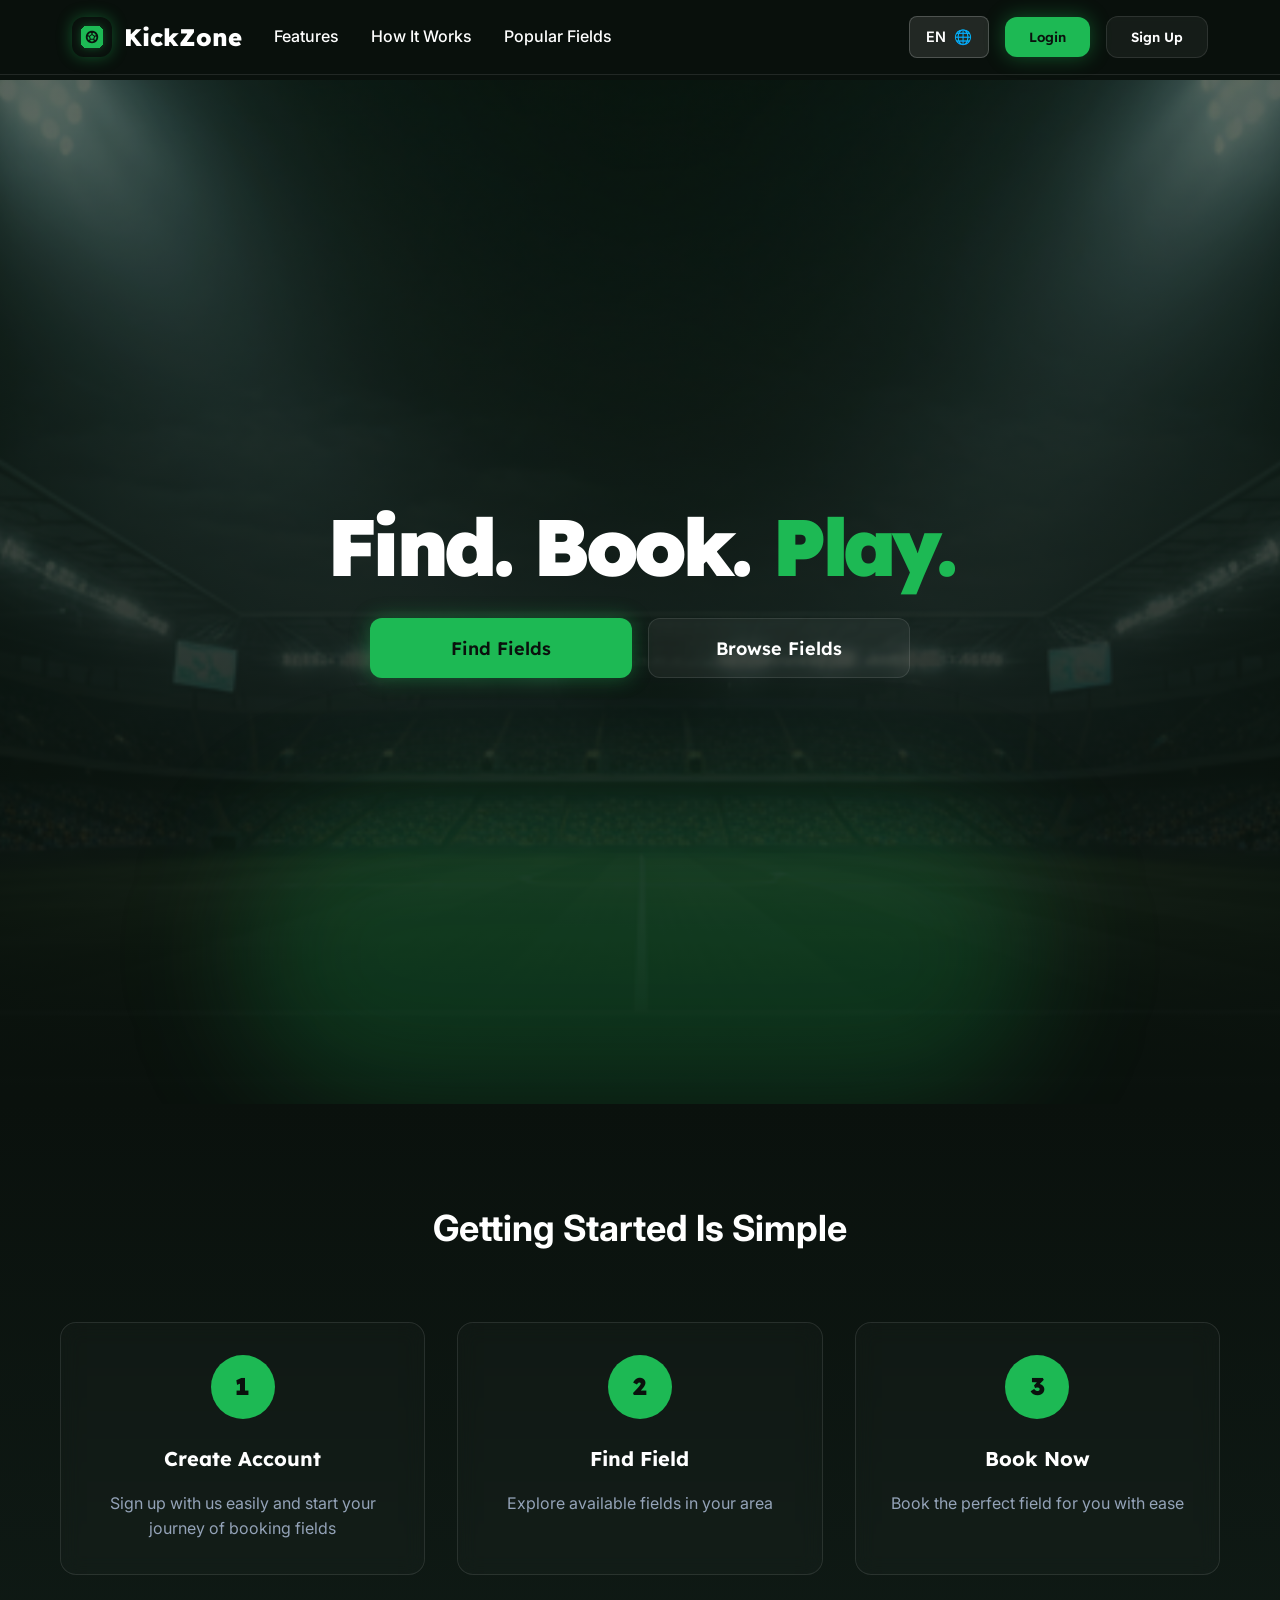
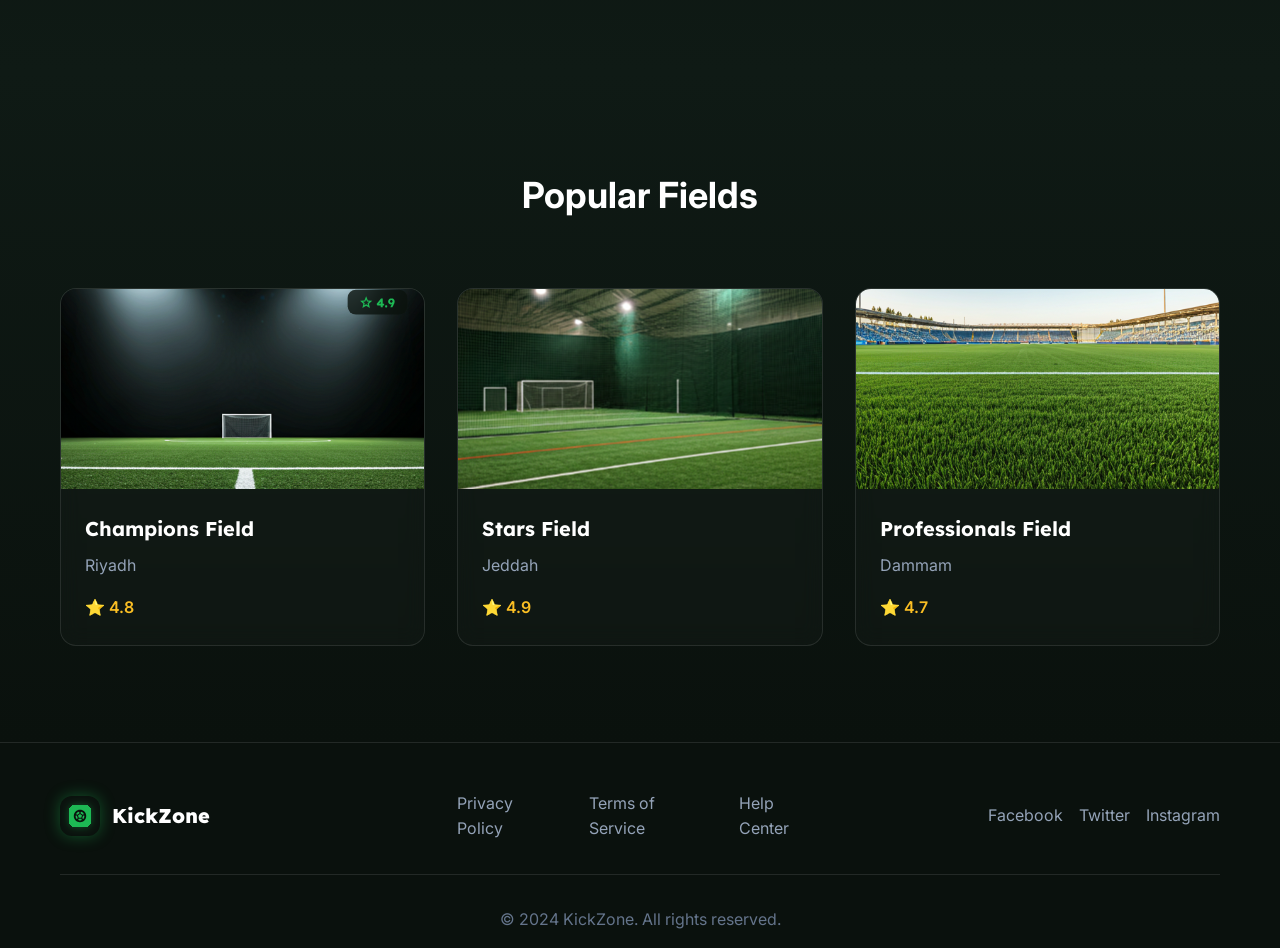
<file: KickZone/Code/index.html>
<!DOCTYPE html>
<html lang="en">
<head>
    <meta charset="UTF-8">
    <meta name="viewport" content="width=device-width, initial-scale=1.0">
    <title>KickZone - Redirecting...</title>
    <script>
        // التوجيه للمسار الصحيح للفولدرات اللي إنت عاملها
        window.location.replace('pages/landing/index.html');
    </script>
</head>
<body>
    <p>Redirecting to <a href="pages/landing/index.html">KickZone Home</a>...</p>
</body>
</html>
</file>
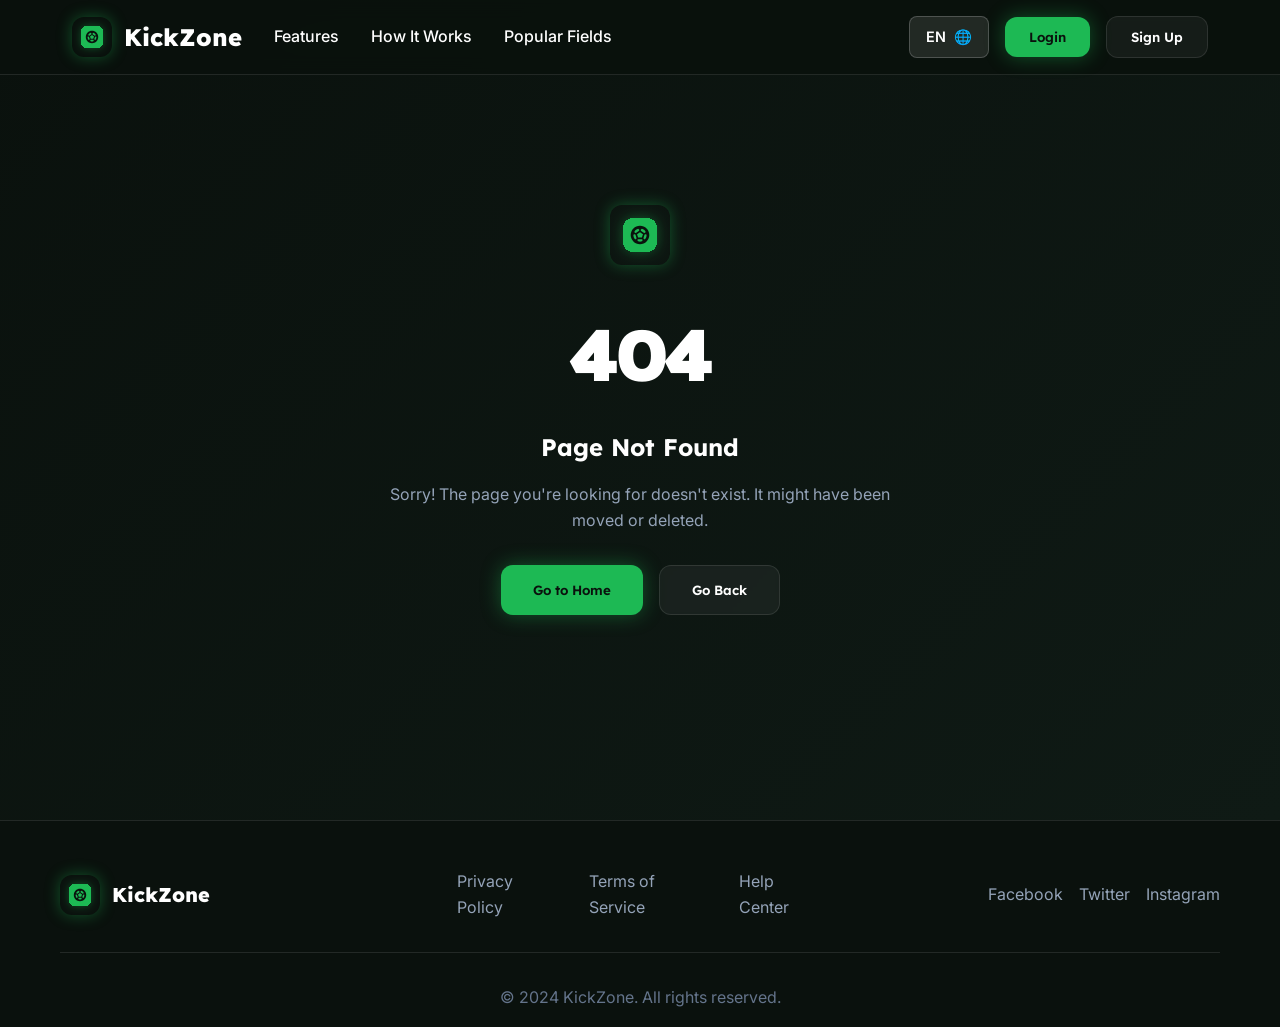
<file: KickZone/Code/pages/404/index.html>
<!DOCTYPE html>
<html lang="en" dir="ltr">
<head>
    <meta charset="UTF-8">
    <meta name="viewport" content="width=device-width, initial-scale=1.0">
    <title>KickZone - Page Not Found</title>
    <link rel="preconnect" href="https://fonts.googleapis.com">
    <link rel="preconnect" href="https://fonts.gstatic.com" crossorigin>
    <link href="https://fonts.googleapis.com/css2?family=Lexend:wght@400;500;600;700;800;900&family=Inter:wght@400;500;600;700&family=Cairo:wght@400;500;600;700;800;900&display=swap" rel="stylesheet">
    
    <!-- CSS Files -->
    <link rel="stylesheet" href="css/common.css">
    <link rel="stylesheet" href="css/navigation.css">
    <link rel="stylesheet" href="css/error.css">
    <link rel="stylesheet" href="css/footer.css">
</head>
<body>
    <!-- Navigation -->
    <nav class="navbar">
        <div class="nav-container">
            <div class="nav-left">
                <div class="nav-logo" onclick="window.location.href='../landing/index.html'">
                    <div class="logo-icon"></div>
                    <span class="logo-text">KickZone</span>
                </div>
                <div class="nav-menu">
                    <a href="../landing/index.html#features" class="nav-link" data-i18n="nav.features">Features</a>
                    <a href="../landing/index.html#how-it-works" class="nav-link" data-i18n="nav.how-it-works">How It Works</a>
                    <a href="../landing/index.html#popular-fields" class="nav-link" data-i18n="nav.popular-fields">Popular Fields</a>
                </div>
            </div>
            <div class="nav-actions">
                <div class="lang-toggle" onclick="toggleLanguage()">
                    <span id="current-lang">EN</span>
                    <span>🌐</span>
                </div>
                <button class="nav-btn primary" onclick="window.location.href='../login/index.html'" data-i18n="nav.login">Login</button>
                <button class="nav-btn secondary" onclick="window.location.href='../signup/index.html'" data-i18n="nav.signup">Sign Up</button>
                <div class="nav-toggle" onclick="toggleMobileMenu()">
                    <span></span>
                    <span></span>
                    <span></span>
                </div>
            </div>
        </div>
    </nav>

    <!-- 404 Page -->
    <div class="error-container">
        <div class="error-content">
            <div class="error-logo">
                <div class="logo-icon"></div>
            </div>
            <h1 class="error-code">404</h1>
            <h2 class="error-title" data-i18n="404.title">Page Not Found</h2>
            <p class="error-message" data-i18n="404.message">Sorry! The page you're looking for doesn't exist. It might have been moved or deleted.</p>
            <div class="error-actions">
                <button class="btn btn-primary" onclick="window.location.href='../landing/index.html'" data-i18n="404.home">Go to Home</button>
                <button class="btn btn-secondary" onclick="goBack()" data-i18n="404.back">Go Back</button>
            </div>
        </div>
    </div>

    <!-- Footer -->
    <footer class="footer">
        <div class="container">
            <div class="footer-content">
                <div class="footer-logo">
                    <div class="logo-icon"></div>
                    <span>KickZone</span>
                </div>
                <div class="footer-links">
                    <a href="#" data-i18n="footer.privacy">Privacy Policy</a>
                    <a href="#" data-i18n="footer.terms">Terms of Service</a>
                    <a href="#" data-i18n="footer.help">Help Center</a>
                </div>
                <div class="footer-social">
                    <a href="#" data-i18n="footer.facebook">Facebook</a>
                    <a href="#" data-i18n="footer.twitter">Twitter</a>
                    <a href="#" data-i18n="footer.instagram">Instagram</a>
                </div>
            </div>
            <div class="footer-bottom">
                <p data-i18n="footer.copyright">&copy; 2024 KickZone. All rights reserved.</p>
            </div>
        </div>
    </footer>

    <!-- JavaScript Files -->
    <script src="js/common.js"></script>
    <script src="js/navigation.js"></script>
</body>
</html>
</file>
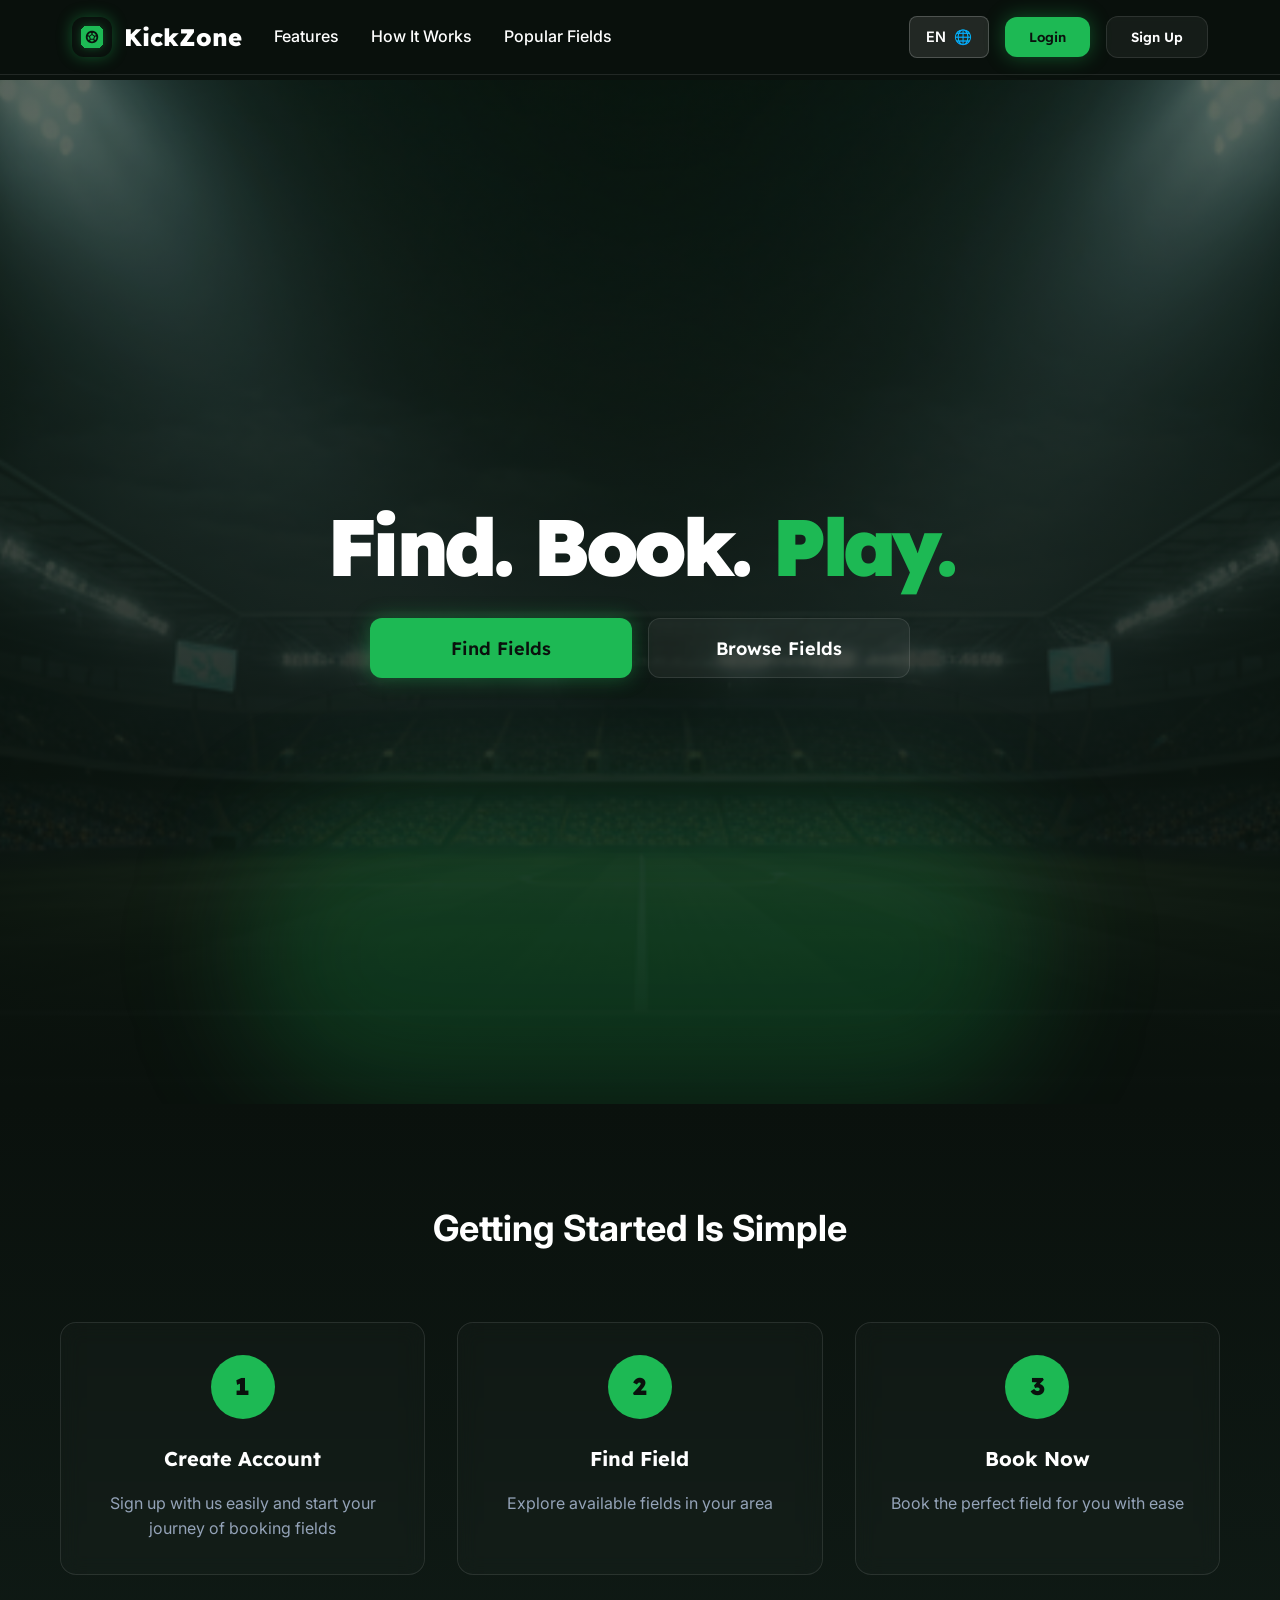
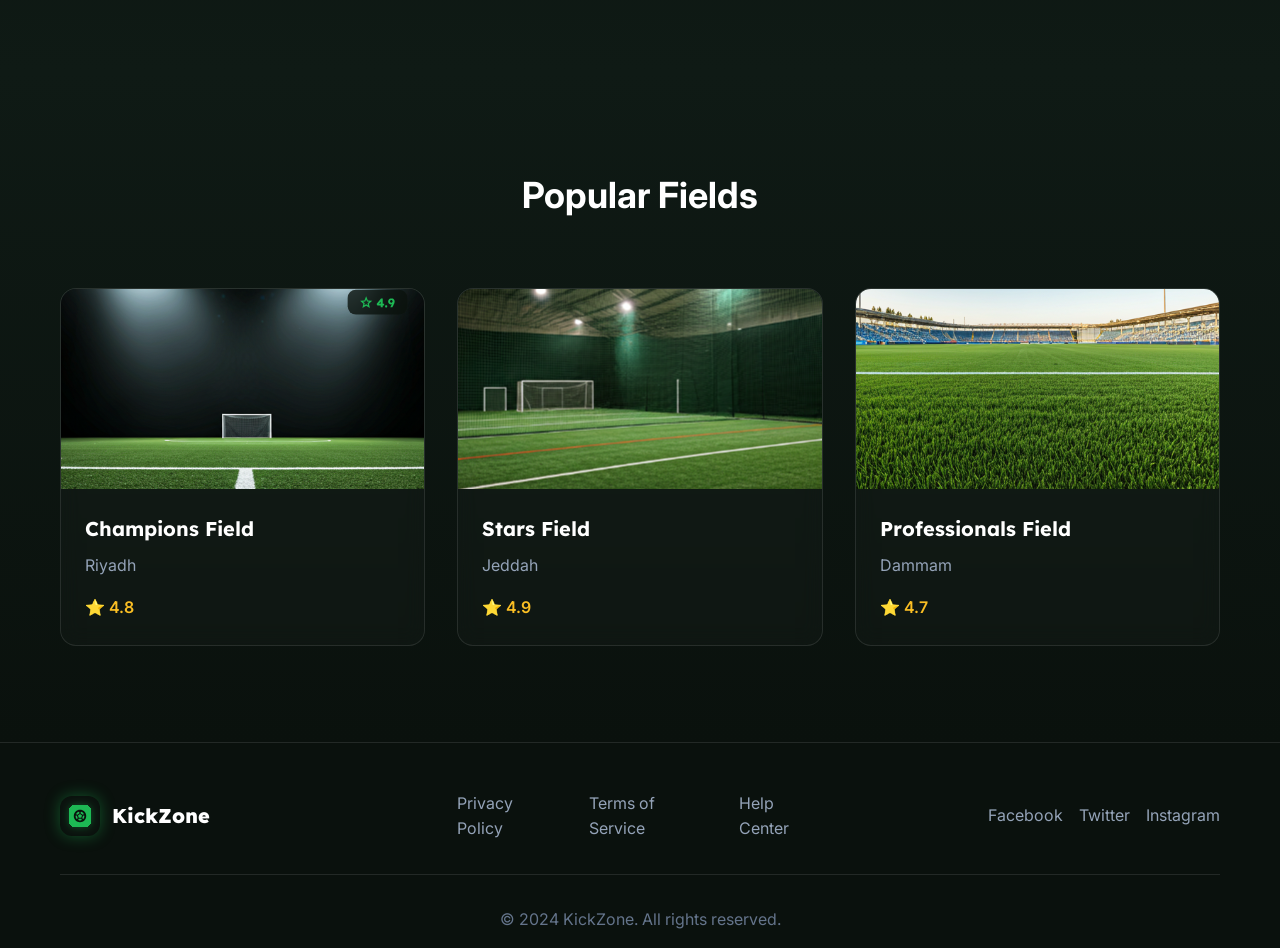
<file: KickZone/Code/pages/landing/index.html>
<!DOCTYPE html>
<html lang="en" dir="ltr">
<head>
    <meta charset="UTF-8">
    <meta name="viewport" content="width=device-width, initial-scale=1.0">
    <title>KickZone - Find & Book Sports Fields</title>
    <link rel="preconnect" href="https://fonts.googleapis.com">
    <link rel="preconnect" href="https://fonts.gstatic.com" crossorigin>
    <link href="https://fonts.googleapis.com/css2?family=Lexend:wght@400;500;600;700;800;900&family=Inter:wght@400;500;600;700&family=Cairo:wght@400;500;600;700;800;900&display=swap" rel="stylesheet">
    
    <!-- CSS Files -->
    <link rel="stylesheet" href="css/common.css">
    <link rel="stylesheet" href="css/navigation.css">
    <link rel="stylesheet" href="css/landing.css">
    <link rel="stylesheet" href="css/footer.css">
</head>
<body>
    <!-- Navigation -->
    <nav class="navbar">
        <div class="nav-container">
            <div class="nav-left">
                <div class="nav-logo" onclick="window.location.href='index.html'">
                    <div class="logo-icon"></div>
                    <span class="logo-text">KickZone</span>
                </div>
                <div class="nav-menu">
                    <a href="#features" class="nav-link" onclick="showSection('features')" data-i18n="nav.features">Features</a>
                    <a href="#how-it-works" class="nav-link" onclick="showSection('how-it-works')" data-i18n="nav.how-it-works">How It Works</a>
                    <a href="#popular-fields" class="nav-link" onclick="showSection('popular-fields')" data-i18n="nav.popular-fields">Popular Fields</a>
                </div>
            </div>
            <div class="nav-actions">
                <div class="lang-toggle" onclick="toggleLanguage()">
                    <span id="current-lang">EN</span>
                    <span>🌐</span>
                </div>
                <button class="nav-btn primary" onclick="window.location.href='../login/index.html'" data-i18n="nav.login">Login</button>
                <button class="nav-btn secondary" onclick="window.location.href='../signup/index.html'" data-i18n="nav.signup">Sign Up</button>
                <div class="nav-toggle" onclick="toggleMobileMenu()">
                    <span></span>
                    <span></span>
                    <span></span>
                </div>
            </div>
        </div>
    </nav>

    <!-- Page Container -->
    <div id="page-container">
        <!-- Hero Section -->
        <section class="hero-section">
            <div class="hero-background">
                <div class="hero-image"></div>
                <div class="hero-overlay"></div>
                <div class="hero-gradient"></div>
            </div>
            <div class="decorative-glow"></div>
            <div class="hero-content">
                <div class="hero-heading">
                    <h1>
                        <span class="text-white" data-i18n="hero.line1">Find. Book.</span>
                        <span class="text-green" data-i18n="hero.line2">Play.</span>
                    </h1>
                </div>
                <div class="hero-buttons">
                    <button class="btn btn-primary btn-large" onclick="navigateToPage('signup')" data-i18n="hero.find-fields">Find Fields</button>
                    <button class="btn btn-secondary btn-large" data-i18n="hero.browse-fields">Browse Fields</button>
                </div>
            </div>
        </section>

        <!-- Features Section -->
        <section id="features" class="features-section">
            <div class="container">
                <div class="section-heading">
                    <h2 data-i18n="features.title">Getting Started Is Simple</h2>
                </div>
                <div class="features-grid">
                    <div class="feature-card">
                        <div class="feature-icon">
                            <span>1</span>
                        </div>
                        <h3 data-i18n="features.step1.title">Create Account</h3>
                        <p data-i18n="features.step1.description">Sign up with us easily and start your journey of booking fields</p>
                    </div>
                    <div class="feature-card">
                        <div class="feature-icon">
                            <span>2</span>
                        </div>
                        <h3 data-i18n="features.step2.title">Find Field</h3>
                        <p data-i18n="features.step2.description">Explore available fields in your area</p>
                    </div>
                    <div class="feature-card">
                        <div class="feature-icon">
                            <span>3</span>
                        </div>
                        <h3 data-i18n="features.step3.title">Book Now</h3>
                        <p data-i18n="features.step3.description">Book the perfect field for you with ease</p>
                    </div>
                </div>
            </div>
        </section>

        <!-- Popular Fields Section -->
        <section id="popular-fields" class="popular-fields-section">
            <div class="container">
                <div class="section-heading">
                    <h2 data-i18n="fields.title">Popular Fields</h2>
                </div>
                <div class="fields-grid">
                    <div class="field-card">
                        <div class="field-image" style="background: url('images/2.svg') center/cover;"></div>
                        <div class="field-info">
                            <h3 data-i18n="fields.field1.name">Champions Field</h3>
                            <p data-i18n="fields.field1.location">Riyadh</p>
                            <div class="field-rating">
                                <span>⭐ 4.8</span>
                            </div>
                        </div>
                    </div>
                    <div class="field-card">
                        <div class="field-image" style="background: url('images/3.svg') center/cover;"></div>
                        <div class="field-info">
                            <h3 data-i18n="fields.field2.name">Stars Field</h3>
                            <p data-i18n="fields.field2.location">Jeddah</p>
                            <div class="field-rating">
                                <span>⭐ 4.9</span>
                            </div>
                        </div>
                    </div>
                    <div class="field-card">
                        <div class="field-image" style="background: url('images/4.svg') center/cover;"></div>
                        <div class="field-info">
                            <h3 data-i18n="fields.field3.name">Professionals Field</h3>
                            <p data-i18n="fields.field3.location">Dammam</p>
                            <div class="field-rating">
                                <span>⭐ 4.7</span>
                            </div>
                        </div>
                    </div>
                </div>
            </div>
        </section>
    </div>

    <!-- Footer -->
    <footer class="footer">
        <div class="container">
            <div class="footer-content">
                <div class="footer-logo">
                    <div class="logo-icon"></div>
                    <span>KickZone</span>
                </div>
                <div class="footer-links">
                    <a href="#" data-i18n="footer.privacy">Privacy Policy</a>
                    <a href="#" data-i18n="footer.terms">Terms of Service</a>
                    <a href="#" data-i18n="footer.help">Help Center</a>
                </div>
                <div class="footer-social">
                    <a href="#" data-i18n="footer.facebook">Facebook</a>
                    <a href="#" data-i18n="footer.twitter">Twitter</a>
                    <a href="#" data-i18n="footer.instagram">Instagram</a>
                </div>
            </div>
            <div class="footer-bottom">
                <p data-i18n="footer.copyright">&copy; 2024 KickZone. All rights reserved.</p>
            </div>
        </div>
    </footer>

    <!-- JavaScript Files -->
    <script src="js/common.js"></script>
    <script src="js/navigation.js"></script>
    <script src="js/landing.js"></script>
</body>
</html>
</file>
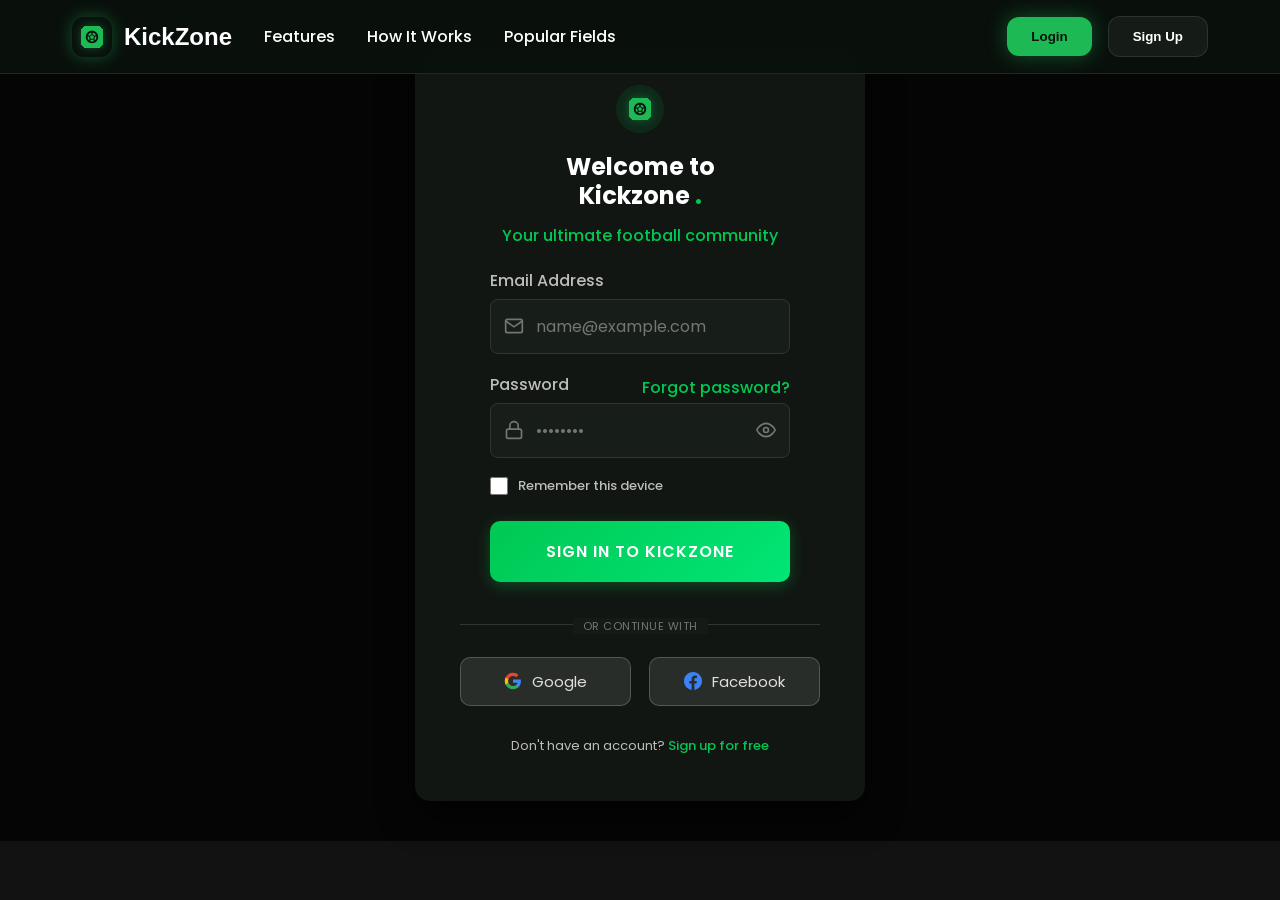
<file: KickZone/Code/pages/login/index.html>
<!DOCTYPE html>
<html lang="en" dir="ltr">
<head>
    <meta charset="UTF-8">
    <meta name="viewport" content="width=device-width, initial-scale=1.0">
    <title>Welcome to Kickzone - Sign In</title>
    <link href="https://fonts.googleapis.com/css2?family=Poppins:wght@300;400;500;600;700&display=swap" rel="stylesheet">
    <link rel="stylesheet" href="css/style.css">
    <link rel="stylesheet" href="css/navigation.css">
</head>
<body>
    <!-- Navigation -->
    <nav class="navbar">
        <div class="nav-container">
            <div class="nav-left">
                <div class="nav-logo" onclick="window.location.href='../landing/index.html'">
                    <div class="logo-icon"></div>
                    <span class="logo-text">KickZone</span>
                </div>
                <div class="nav-menu">
                    <a href="../landing/index.html#features" class="nav-link">Features</a>
                    <a href="../landing/index.html#how-it-works" class="nav-link">How It Works</a>
                    <a href="../landing/index.html#popular-fields" class="nav-link">Popular Fields</a>
                </div>
            </div>
            <div class="nav-actions">
                <button class="nav-btn primary" onclick="window.location.href='index.html'">Login</button>
                <button class="nav-btn secondary" onclick="window.location.href='../signup/index.html'">Sign Up</button>
            </div>
        </div>
    </nav>

    <div class="main-container">
        <div class="overlay"></div>

        <div class="signin-container">
            <div class="logo-circle">
                <img src="images/Background+Shadow.svg" alt="KickZone Logo" width="40" height="40">
            </div>
            <h1 style="font-size: 1.5rem;">Welcome to<br>Kickzone</h1>
            <p class="subtitle" style="font-size: 1rem;">Your ultimate football community</p>
            
            <form style="max-width: 300px;">
                <div class="input-group">
                    <label for="email" style="font-size: 1rem;">Email Address</label>
                    <div class="input-field">
                        <svg class="icon" width="20" height="20" viewBox="0 0 24 24" fill="none" stroke="#757575" stroke-width="2" xmlns="http://www.w3.org/2000/svg"><path d="M4 4h16c1.1 0 2 .9 2 2v12c0 1.1-.9 2-2 2H4c-1.1 0-2-.9-2-2V6c0-1.1.9-2 2-2z"></path><polyline points="22,6 12,13 2,6"></polyline></svg>
                        <input type="email" id="email" placeholder="name@example.com" required style="font-size: 1rem;">
                    </div>
                </div>
                
                <div class="input-group">
                    <div class="label-row">
                        <label for="password" style="font-size: 1rem;">Password</label>
                        <a href="#" class="forgot-link" style="font-size: 1rem;">Forgot password?</a>
                    </div>
                    <div class="input-field">
                        <svg class="icon" width="20" height="20" viewBox="0 0 24 24" fill="none" stroke="#757575" stroke-width="2" xmlns="http://www.w3.org/2000/svg"><rect x="3" y="11" width="18" height="11" rx="2" ry="2"></rect><path d="M7 11V7a5 5 0 0 1 10 0v4"></path></svg>
                        <input type="password" id="password" placeholder="••••••••" required style="font-size: 1rem;">
                        <svg class="icon-right" id="togglePassword" width="20" height="20" viewBox="0 0 24 24" fill="none" stroke="#757575" stroke-width="2" xmlns="http://www.w3.org/2000/svg"><path d="M1 12s4-8 11-8 11 8 11 8-4 8-11 8-11-8-11-8z"></path><circle cx="12" cy="12" r="3"></circle></svg>
                    </div>
                </div>
                
                <div class="remember-row">
                    <input type="checkbox" id="remember">
                    <label for="remember">Remember this device</label>
                </div>
                
                <button type="submit" class="signin-btn">Sign In to Kickzone</button>
            </form>
            
            <div class="or-divider">
                <span>OR CONTINUE WITH</span>
            </div>
            
            <div class="social-btns">
                <button class="social-btn google">
                    <svg width="20" height="20" viewBox="0 0 20 20" fill="none" xmlns="http://www.w3.org/2000/svg">
                        <path d="M18.8 10.2083C18.8 9.55831 18.7417 8.93331 18.6333 8.33331H10V11.8833H14.9333C14.7167 13.025 14.0667 13.9916 13.0917 14.6416V16.95H16.0667C17.8 15.35 18.8 13 18.8 10.2083Z" fill="#4285F4"/>
                        <path d="M9.99998 19.1667C12.475 19.1667 14.55 18.35 16.0667 16.95L13.0917 14.6417C12.275 15.1917 11.2333 15.525 9.99998 15.525C7.61665 15.525 5.59165 13.9167 4.86665 11.75H1.81665V14.1167C3.32498 17.1083 6.41665 19.1667 9.99998 19.1667Z" fill="#34A853"/>
                        <path d="M4.86671 11.7417C4.68337 11.1917 4.57504 10.6083 4.57504 10C4.57504 9.39166 4.68337 8.80833 4.86671 8.25833V5.89166H1.81671C1.19171 7.125 0.833374 8.51666 0.833374 10C0.833374 11.4833 1.19171 12.875 1.81671 14.1083L4.19171 12.2583L4.86671 11.7417Z" fill="#FBBC05"/>
                        <path d="M9.99998 4.48331C11.35 4.48331 12.55 4.94998 13.5083 5.86665L16.1333 3.24165C14.5417 1.74165 12.475 0.833313 9.99998 0.833313C6.41665 0.833313 3.32498 2.89165 1.81665 5.89165L4.86665 8.25831C5.59165 6.09165 7.61665 4.48331 9.99998 4.48331Z" fill="#EA4335"/>
                    </svg>
                    Google
                </button>
                <button class="social-btn facebook">
                    <svg width="20" height="20" viewBox="0 0 20 20" fill="none" xmlns="http://www.w3.org/2000/svg">
                        <path d="M20 10.0001C20 4.47756 15.5225 6.10352e-05 10 6.10352e-05C4.4775 6.10352e-05 0 4.47756 0 10.0001C0 14.9917 3.65667 19.1284 8.4375 19.8784V12.8909H5.89833V9.99923H8.4375V7.79756C8.4375 5.29173 9.93083 3.90673 12.215 3.90673C13.3083 3.90673 14.4533 4.10256 14.4533 4.10256V6.56339H13.1917C11.9492 6.56339 11.5617 7.33423 11.5617 8.12506V10.0001H14.335L13.8917 12.8917H11.5617V19.8792C16.3433 19.1284 20 14.9909 20 10.0001Z" fill="#3B82F6"/>
                    </svg>
                    Facebook
                </button>
            </div>
            
            <p class="signup-row">Don't have an account? <a href="../signup/index.html">Sign up for free</a></p>
        </div>
   

    <script src="js/script.js"></script>
</body>
</html>
</file>
<file: KickZone/Code/pages/404/css/common.css>
/* Reset and Base Styles */
* {
    margin: 0;
    padding: 0;
    box-sizing: border-box;
}

body {
    font-family: 'Inter', sans-serif;
    background-color: #0a110d;
    color: #ffffff;
    line-height: 1.6;
    overflow-x: hidden;
}

/* RTL Support */
body[dir="rtl"] {
    font-family: 'Inter', 'Cairo', sans-serif;
}

/* Container */
.container {
    max-width: 1200px;
    margin: 0 auto;
    padding: 0 20px;
}

/* Buttons */
.btn {
    padding: 1rem 2rem;
    border-radius: 12px;
    border: none;
    font-family: 'Lexend', sans-serif;
    font-weight: 600;
    cursor: pointer;
    transition: all 0.3s ease;
    text-decoration: none;
    display: inline-flex;
    align-items: center;
    justify-content: center;
    gap: 0.5rem;
}

.btn-primary {
    background: #1db954;
    color: #0a110d;
    box-shadow: 0 0 20px rgba(29, 185, 84, 0.4);
}

.btn-primary:hover {
    background: #1ea54a;
    transform: translateY(-2px);
    box-shadow: 0 5px 25px rgba(29, 185, 84, 0.6);
}

.btn-secondary {
    background: rgba(255, 255, 255, 0.05);
    color: #ffffff;
    border: 1px solid rgba(255, 255, 255, 0.1);
    backdrop-filter: blur(2px);
}

.btn-secondary:hover {
    background: rgba(255, 255, 255, 0.1);
    transform: translateY(-2px);
}

.btn-large {
    padding: 1.5rem 2rem;
    font-size: 1.125rem;
    height: 60px;
    min-width: 262px;
}

.btn-full {
    width: 100%;
    justify-content: center;
}

/* Forms */
.form-group {
    margin-bottom: 1.5rem;
}

.form-row {
    display: grid;
    grid-template-columns: 1fr 1fr;
    gap: 1rem;
}

.form-group label {
    display: block;
    margin-bottom: 0.5rem;
    font-weight: 500;
    color: #ffffff;
}

.form-group input {
    width: 100%;
    padding: 0.75rem 1rem;
    background: rgba(255, 255, 255, 0.05);
    border: 1px solid rgba(255, 255, 255, 0.1);
    border-radius: 12px;
    color: #ffffff;
    font-size: 1rem;
    transition: all 0.3s ease;
}

.form-group input:focus {
    outline: none;
    border-color: #1db954;
    background: rgba(255, 255, 255, 0.08);
    box-shadow: 0 0 0 3px rgba(29, 185, 84, 0.1);
}

.form-group input::placeholder {
    color: #64748b;
}

.form-options {
    display: flex;
    justify-content: space-between;
    align-items: center;
    margin-bottom: 1.5rem;
}

.checkbox-label {
    display: flex;
    align-items: center;
    gap: 0.5rem;
    color: #94a3b8;
    cursor: pointer;
}

.checkbox-label input[type="checkbox"] {
    width: auto;
    margin: 0;
}

.forgot-link {
    color: #1db954;
    text-decoration: none;
    font-weight: 500;
    transition: color 0.3s ease;
}

.forgot-link:hover {
    color: #1ea54a;
}

/* Notification Styles */
.notification {
    position: fixed;
    top: 100px;
    right: 20px;
    padding: 1rem 1.5rem;
    border-radius: 12px;
    box-shadow: 0 10px 30px rgba(0, 0, 0, 0.3);
    z-index: 10000;
    animation: slideIn 0.3s ease-out;
    max-width: 300px;
}

body[dir="rtl"] .notification {
    right: auto;
    left: 20px;
}

.notification-success {
    background: #1db954;
    color: white;
}

.notification-error {
    background: #ef4444;
    color: white;
}

.notification-info {
    background: #3b82f6;
    color: white;
}

/* Error Styles */
.field-error {
    color: #ef4444;
    font-size: 0.875rem;
    margin-top: 0.25rem;
}

.error {
    border-color: #ef4444 !important;
}

.error:focus {
    box-shadow: 0 0 0 3px rgba(239, 68, 68, 0.1) !important;
}

/* Animations */
@keyframes slideIn {
    from {
        transform: translateX(100%);
        opacity: 0;
    }
    to {
        transform: translateX(0);
        opacity: 1;
    }
}

@keyframes slideInRTL {
    from {
        transform: translateX(-100%);
        opacity: 0;
    }
    to {
        transform: translateX(0);
        opacity: 1;
    }
}

@keyframes slideOut {
    from {
        transform: translateX(0);
        opacity: 1;
    }
    to {
        transform: translateX(100%);
        opacity: 0;
    }
}

@keyframes slideOutRTL {
    from {
        transform: translateX(0);
        opacity: 1;
    }
    to {
        transform: translateX(-100%);
        opacity: 0;
    }
}

@keyframes fadeInUp {
    from {
        opacity: 0;
        transform: translateY(30px);
    }
    to {
        opacity: 1;
        transform: translateY(0);
    }
}

@keyframes fadeIn {
    from {
        opacity: 0;
        transform: translateY(20px);
    }
    to {
        opacity: 1;
        transform: translateY(0);
    }
}

@keyframes float {
    0%, 100% {
        transform: translateX(-50%) translateY(0);
    }
    50% {
        transform: translateX(-50%) translateY(-10px);
    }
}

@keyframes pulse {
    0%, 100% {
        opacity: 1;
    }
    50% {
        opacity: 0.8;
    }
}

.animate-in {
    animation: fadeInUp 0.6s ease-out forwards;
}

/* RTL Styles */
body[dir="rtl"] .nav-container {
    direction: rtl;
}

body[dir="rtl"] .nav-left {
    flex-direction: row-reverse;
}

body[dir="rtl"] .nav-menu {
    direction: rtl;
}

body[dir="rtl"] .footer-links {
    direction: rtl;
}

body[dir="rtl"] .footer-social {
    direction: ltr;
}
</file>
<file: KickZone/Code/pages/404/css/navigation.css>
/* Navigation */
.navbar {
    position: fixed;
    top: 0;
    left: 0;
    right: 0;
    z-index: 1000;
    background: rgba(10, 17, 13, 0.95);
    backdrop-filter: blur(10px);
    border-bottom: 1px solid rgba(255, 255, 255, 0.1);
}

.nav-container {
    display: flex;
    justify-content: space-between;
    align-items: center;
    padding: 1rem 2rem;
    max-width: 1200px;
    margin: 0 auto;
}

.nav-left {
    display: flex;
    align-items: center;
    gap: 2rem;
}

.nav-logo {
    display: flex;
    align-items: center;
    gap: 12px;
    cursor: pointer;
    transition: transform 0.3s ease;
}

.nav-logo:hover {
    transform: scale(1.05);
}

.logo-icon {
    width: 40px;
    height: 40px;
    background: url('../images/Background+Shadow.svg') center/cover;
    border-radius: 12px;
    display: flex;
    align-items: center;
    justify-content: center;
    box-shadow: 0 0 15px rgba(29, 185, 84, 0.4);
}

.logo-icon svg {
    width: 20px;
    height: 20px;
}

.logo-text {
    font-family: 'Lexend', sans-serif;
    font-weight: 800;
    font-size: 1.5rem;
    color: #ffffff;
}

.nav-menu {
    display: flex;
    align-items: center;
    gap: 2rem;
}

.nav-link {
    color: #ffffff;
    text-decoration: none;
    font-weight: 500;
    transition: color 0.3s ease;
}

.nav-link:hover {
    color: #1db954;
}

.nav-actions {
    display: flex;
    align-items: center;
    gap: 1rem;
}

.nav-btn {
    padding: 0.75rem 1.5rem;
    border-radius: 12px;
    border: none;
    font-family: 'Lexend', sans-serif;
    font-weight: 600;
    cursor: pointer;
    transition: all 0.3s ease;
    text-decoration: none;
    display: inline-block;
}

.nav-btn.primary {
    background: #1db954;
    color: #0a110d;
    box-shadow: 0 0 20px rgba(29, 185, 84, 0.4);
}

.nav-btn.primary:hover {
    background: #1ea54a;
    transform: translateY(-2px);
}

.nav-btn.secondary {
    background: rgba(255, 255, 255, 0.05);
    color: #ffffff;
    border: 1px solid rgba(255, 255, 255, 0.1);
    backdrop-filter: blur(2px);
}

.nav-btn.secondary:hover {
    background: rgba(255, 255, 255, 0.1);
}

/* Language Toggle */
.lang-toggle {
    display: flex;
    align-items: center;
    gap: 0.5rem;
    padding: 0.5rem 1rem;
    background: rgba(255, 255, 255, 0.1);
    border: 1px solid rgba(255, 255, 255, 0.2);
    border-radius: 8px;
    color: #ffffff;
    cursor: pointer;
    transition: all 0.3s ease;
    font-size: 0.9rem;
}

.lang-toggle:hover {
    background: rgba(255, 255, 255, 0.2);
}

.lang-toggle span {
    font-weight: 600;
}

.nav-toggle {
    display: none;
    flex-direction: column;
    gap: 4px;
    cursor: pointer;
}

.nav-toggle span {
    width: 25px;
    height: 3px;
    background: #ffffff;
    border-radius: 3px;
    transition: all 0.3s ease;
}

.navbar.scrolled {
    background: rgba(10, 17, 13, 0.98);
    backdrop-filter: blur(20px);
}

/* Responsive Navigation */
@media (max-width: 768px) {
    .nav-menu {
        display: none;
        position: absolute;
        top: 100%;
        left: 0;
        right: 0;
        background: rgba(10, 17, 13, 0.98);
        backdrop-filter: blur(10px);
        flex-direction: column;
        padding: 2rem;
        gap: 1rem;
        border-top: 1px solid rgba(255, 255, 255, 0.1);
    }

    .nav-menu.active {
        display: flex;
    }

    .nav-toggle {
        display: flex;
    }

    .nav-toggle.active span:nth-child(1) {
        transform: rotate(45deg) translate(5px, 5px);
    }

    .nav-toggle.active span:nth-child(2) {
        opacity: 0;
    }

    .nav-toggle.active span:nth-child(3) {
        transform: rotate(-45deg) translate(7px, -6px);
    }

    .nav-left {
        flex-direction: column;
        gap: 1rem;
    }
}

@media (max-width: 480px) {
    .nav-container {
        padding: 1rem;
    }

    .nav-actions {
        flex-direction: column;
        gap: 0.5rem;
    }
}
</file>
<file: KickZone/Code/pages/404/css/error.css>
/* 404 Page */
.error-container {
    min-height: calc(100vh - 80px);
    display: flex;
    align-items: center;
    justify-content: center;
    padding: 2rem;
    background: linear-gradient(135deg, #0a110d 0%, #0f1a15 100%);
}

.error-content {
    text-align: center;
    max-width: 500px;
}

.error-logo {
    display: flex;
    justify-content: center;
    margin-bottom: 2rem;
}

.error-logo .logo-icon {
    width: 60px;
    height: 60px;
    background: url('../images/Background+Shadow.svg') center/cover;
    border-radius: 12px;
    display: flex;
    align-items: center;
    justify-content: center;
    box-shadow: 0 0 15px rgba(29, 185, 84, 0.4);
}

.error-logo .logo-icon svg {
    width: 32px;
    height: 32px;
}

.error-code {
    font-family: 'Lexend', sans-serif;
    font-weight: 900;
    font-size: 4.5rem;
    color: #ffffff;
    margin-bottom: 1rem;
    letter-spacing: -3.6px;
}

.error-title {
    font-family: 'Lexend', sans-serif;
    font-weight: 700;
    font-size: 1.5rem;
    color: #ffffff;
    margin-bottom: 1rem;
}

.error-message {
    color: #94a3b8;
    margin-bottom: 2rem;
    line-height: 1.6;
}

.error-actions {
    display: flex;
    gap: 1rem;
    justify-content: center;
    flex-wrap: wrap;
}

/* Responsive Design */
@media (max-width: 768px) {
    .error-actions {
        flex-direction: column;
        align-items: center;
    }

    .error-actions .btn {
        width: 100%;
        max-width: 250px;
    }
}
</file>
<file: KickZone/Code/pages/404/css/footer.css>
/* Footer */
.footer {
    background: rgba(10, 17, 13, 0.95);
    border-top: 1px solid rgba(255, 255, 255, 0.1);
    padding: 3rem 0 1rem;
    margin-top: auto;
}

.footer-content {
    display: grid;
    grid-template-columns: 1fr 1fr 1fr;
    gap: 2rem;
    margin-bottom: 2rem;
    align-items: center;
}

.footer-logo {
    display: flex;
    align-items: center;
    gap: 12px;
}

.footer-logo span {
    font-family: 'Lexend', sans-serif;
    font-weight: 800;
    font-size: 1.25rem;
    color: #ffffff;
}

.footer-links {
    display: flex;
    gap: 2rem;
    justify-content: center;
}

.footer-links a {
    color: #94a3b8;
    text-decoration: none;
    transition: color 0.3s ease;
}

.footer-links a:hover {
    color: #1db954;
}

.footer-social {
    display: flex;
    gap: 1rem;
    justify-content: flex-end;
}

.footer-social a {
    color: #94a3b8;
    text-decoration: none;
    transition: color 0.3s ease;
}

.footer-social a:hover {
    color: #1db954;
}

.footer-bottom {
    text-align: center;
    padding-top: 2rem;
    border-top: 1px solid rgba(255, 255, 255, 0.1);
    color: #64748b;
}

/* Responsive Design */
@media (max-width: 768px) {
    .footer-content {
        grid-template-columns: 1fr;
        text-align: center;
        gap: 2rem;
    }

    .footer-links {
        justify-content: center;
    }

    .footer-social {
        justify-content: center;
    }
}
</file>
<file: KickZone/Code/pages/landing/css/common.css>
/* Reset and Base Styles */
* {
    margin: 0;
    padding: 0;
    box-sizing: border-box;
}

body {
    font-family: 'Inter', sans-serif;
    background-color: #0a110d;
    color: #ffffff;
    line-height: 1.6;
    overflow-x: hidden;
}

/* RTL Support */
body[dir="rtl"] {
    font-family: 'Inter', 'Cairo', sans-serif;
}

/* Container */
.container {
    max-width: 1200px;
    margin: 0 auto;
    padding: 0 20px;
}

/* Buttons */
.btn {
    padding: 1rem 2rem;
    border-radius: 12px;
    border: none;
    font-family: 'Lexend', sans-serif;
    font-weight: 600;
    cursor: pointer;
    transition: all 0.3s ease;
    text-decoration: none;
    display: inline-flex;
    align-items: center;
    justify-content: center;
    gap: 0.5rem;
}

.btn-primary {
    background: #1db954;
    color: #0a110d;
    box-shadow: 0 0 20px rgba(29, 185, 84, 0.4);
}

.btn-primary:hover {
    background: #1ea54a;
    transform: translateY(-2px);
    box-shadow: 0 5px 25px rgba(29, 185, 84, 0.6);
}

.btn-secondary {
    background: rgba(255, 255, 255, 0.05);
    color: #ffffff;
    border: 1px solid rgba(255, 255, 255, 0.1);
    backdrop-filter: blur(2px);
}

.btn-secondary:hover {
    background: rgba(255, 255, 255, 0.1);
    transform: translateY(-2px);
}

.btn-large {
    padding: 1.5rem 2rem;
    font-size: 1.125rem;
    height: 60px;
    min-width: 262px;
}

.btn-full {
    width: 100%;
    justify-content: center;
}

/* Forms */
.form-group {
    margin-bottom: 1.5rem;
}

.form-row {
    display: grid;
    grid-template-columns: 1fr 1fr;
    gap: 1rem;
}

.form-group label {
    display: block;
    margin-bottom: 0.5rem;
    font-weight: 500;
    color: #ffffff;
}

.form-group input {
    width: 100%;
    padding: 0.75rem 1rem;
    background: rgba(255, 255, 255, 0.05);
    border: 1px solid rgba(255, 255, 255, 0.1);
    border-radius: 12px;
    color: #ffffff;
    font-size: 1rem;
    transition: all 0.3s ease;
}

.form-group input:focus {
    outline: none;
    border-color: #1db954;
    background: rgba(255, 255, 255, 0.08);
    box-shadow: 0 0 0 3px rgba(29, 185, 84, 0.1);
}

.form-group input::placeholder {
    color: #64748b;
}

.form-options {
    display: flex;
    justify-content: space-between;
    align-items: center;
    margin-bottom: 1.5rem;
}

.checkbox-label {
    display: flex;
    align-items: center;
    gap: 0.5rem;
    color: #94a3b8;
    cursor: pointer;
}

.checkbox-label input[type="checkbox"] {
    width: auto;
    margin: 0;
}

.forgot-link {
    color: #1db954;
    text-decoration: none;
    font-weight: 500;
    transition: color 0.3s ease;
}

.forgot-link:hover {
    color: #1ea54a;
}

/* Notification Styles */
.notification {
    position: fixed;
    top: 100px;
    right: 20px;
    padding: 1rem 1.5rem;
    border-radius: 12px;
    box-shadow: 0 10px 30px rgba(0, 0, 0, 0.3);
    z-index: 10000;
    animation: slideIn 0.3s ease-out;
    max-width: 300px;
}

body[dir="rtl"] .notification {
    right: auto;
    left: 20px;
}

.notification-success {
    background: #1db954;
    color: white;
}

.notification-error {
    background: #ef4444;
    color: white;
}

.notification-info {
    background: #3b82f6;
    color: white;
}

/* Error Styles */
.field-error {
    color: #ef4444;
    font-size: 0.875rem;
    margin-top: 0.25rem;
}

.error {
    border-color: #ef4444 !important;
}

.error:focus {
    box-shadow: 0 0 0 3px rgba(239, 68, 68, 0.1) !important;
}

/* Animations */
@keyframes slideIn {
    from {
        transform: translateX(100%);
        opacity: 0;
    }
    to {
        transform: translateX(0);
        opacity: 1;
    }
}

@keyframes slideInRTL {
    from {
        transform: translateX(-100%);
        opacity: 0;
    }
    to {
        transform: translateX(0);
        opacity: 1;
    }
}

@keyframes slideOut {
    from {
        transform: translateX(0);
        opacity: 1;
    }
    to {
        transform: translateX(100%);
        opacity: 0;
    }
}

@keyframes slideOutRTL {
    from {
        transform: translateX(0);
        opacity: 1;
    }
    to {
        transform: translateX(-100%);
        opacity: 0;
    }
}

@keyframes fadeInUp {
    from {
        opacity: 0;
        transform: translateY(30px);
    }
    to {
        opacity: 1;
        transform: translateY(0);
    }
}

@keyframes fadeIn {
    from {
        opacity: 0;
        transform: translateY(20px);
    }
    to {
        opacity: 1;
        transform: translateY(0);
    }
}

@keyframes float {
    0%, 100% {
        transform: translateX(-50%) translateY(0);
    }
    50% {
        transform: translateX(-50%) translateY(-10px);
    }
}

@keyframes pulse {
    0%, 100% {
        opacity: 1;
    }
    50% {
        opacity: 0.8;
    }
}

.animate-in {
    animation: fadeInUp 0.6s ease-out forwards;
}

/* RTL Styles */
body[dir="rtl"] .nav-container {
    direction: rtl;
}

body[dir="rtl"] .nav-left {
    flex-direction: row-reverse;
}

body[dir="rtl"] .nav-menu {
    direction: rtl;
}

body[dir="rtl"] .footer-links {
    direction: rtl;
}

body[dir="rtl"] .footer-social {
    direction: ltr;
}
</file>
<file: KickZone/Code/pages/landing/css/navigation.css>
/* Navigation */
.navbar {
    position: fixed;
    top: 0;
    left: 0;
    right: 0;
    z-index: 1000;
    background: rgba(10, 17, 13, 0.95);
    backdrop-filter: blur(10px);
    border-bottom: 1px solid rgba(255, 255, 255, 0.1);
}

.nav-container {
    display: flex;
    justify-content: space-between;
    align-items: center;
    padding: 1rem 2rem;
    max-width: 1200px;
    margin: 0 auto;
}

.nav-left {
    display: flex;
    align-items: center;
    gap: 2rem;
}

.nav-logo {
    display: flex;
    align-items: center;
    gap: 12px;
    cursor: pointer;
    transition: transform 0.3s ease;
}

.nav-logo:hover {
    transform: scale(1.05);
}

.logo-icon {
    width: 40px;
    height: 40px;
    background: url('../images/Background+Shadow.svg') center/cover;
    border-radius: 12px;
    display: flex;
    align-items: center;
    justify-content: center;
    box-shadow: 0 0 15px rgba(29, 185, 84, 0.4);
}

.logo-icon svg {
    width: 20px;
    height: 20px;
}

.logo-text {
    font-family: 'Lexend', sans-serif;
    font-weight: 800;
    font-size: 1.5rem;
    color: #ffffff;
}

.nav-menu {
    display: flex;
    align-items: center;
    gap: 2rem;
}

.nav-link {
    color: #ffffff;
    text-decoration: none;
    font-weight: 500;
    transition: color 0.3s ease;
}

.nav-link:hover {
    color: #1db954;
}

.nav-actions {
    display: flex;
    align-items: center;
    gap: 1rem;
}

.nav-btn {
    padding: 0.75rem 1.5rem;
    border-radius: 12px;
    border: none;
    font-family: 'Lexend', sans-serif;
    font-weight: 600;
    cursor: pointer;
    transition: all 0.3s ease;
    text-decoration: none;
    display: inline-block;
}

.nav-btn.primary {
    background: #1db954;
    color: #0a110d;
    box-shadow: 0 0 20px rgba(29, 185, 84, 0.4);
}

.nav-btn.primary:hover {
    background: #1ea54a;
    transform: translateY(-2px);
}

.nav-btn.secondary {
    background: rgba(255, 255, 255, 0.05);
    color: #ffffff;
    border: 1px solid rgba(255, 255, 255, 0.1);
    backdrop-filter: blur(2px);
}

.nav-btn.secondary:hover {
    background: rgba(255, 255, 255, 0.1);
}

/* Language Toggle */
.lang-toggle {
    display: flex;
    align-items: center;
    gap: 0.5rem;
    padding: 0.5rem 1rem;
    background: rgba(255, 255, 255, 0.1);
    border: 1px solid rgba(255, 255, 255, 0.2);
    border-radius: 8px;
    color: #ffffff;
    cursor: pointer;
    transition: all 0.3s ease;
    font-size: 0.9rem;
}

.lang-toggle:hover {
    background: rgba(255, 255, 255, 0.2);
}

.lang-toggle span {
    font-weight: 600;
}

.nav-toggle {
    display: none;
    flex-direction: column;
    gap: 4px;
    cursor: pointer;
}

.nav-toggle span {
    width: 25px;
    height: 3px;
    background: #ffffff;
    border-radius: 3px;
    transition: all 0.3s ease;
}

.navbar.scrolled {
    background: rgba(10, 17, 13, 0.98);
    backdrop-filter: blur(20px);
}

/* Responsive Navigation */
@media (max-width: 768px) {
    .nav-menu {
        display: none;
        position: absolute;
        top: 100%;
        left: 0;
        right: 0;
        background: rgba(10, 17, 13, 0.98);
        backdrop-filter: blur(10px);
        flex-direction: column;
        padding: 2rem;
        gap: 1rem;
        border-top: 1px solid rgba(255, 255, 255, 0.1);
    }

    .nav-menu.active {
        display: flex;
    }

    .nav-toggle {
        display: flex;
    }

    .nav-toggle.active span:nth-child(1) {
        transform: rotate(45deg) translate(5px, 5px);
    }

    .nav-toggle.active span:nth-child(2) {
        opacity: 0;
    }

    .nav-toggle.active span:nth-child(3) {
        transform: rotate(-45deg) translate(7px, -6px);
    }

    .nav-left {
        flex-direction: column;
        gap: 1rem;
    }
}

@media (max-width: 480px) {
    .nav-container {
        padding: 1rem;
    }

    .nav-actions {
        flex-direction: column;
        gap: 0.5rem;
    }
}
</file>
<file: KickZone/Code/pages/landing/css/landing.css>
/* Page System */
#page-container {
    padding-top: 80px;
    min-height: 100vh;
}

.page {
    display: none;
    animation: fadeIn 0.5s ease-in-out;
}

.page.active {
    display: block;
}

/* Hero Section */
.hero-section {
    min-height: 1024px;
    position: relative;
    display: flex;
    align-items: center;
    justify-content: center;
    overflow: hidden;
}

.hero-background {
    position: absolute;
    top: 0;
    left: 0;
    right: 0;
    bottom: 0;
    z-index: -1;
}

.hero-image {
    position: absolute;
    top: 0;
    left: 0;
    right: 0;
    bottom: 0;
    background: url('../images/Container.svg') center/cover;
    background-size: cover;
    background-position: center;
    transform: scale(1.1);
    box-shadow: inset 0 0 100px rgba(0, 0, 0, 0.3);
}

.hero-overlay {
    position: absolute;
    top: 0;
    left: 0;
    right: 0;
    bottom: 0;
    background: rgba(29, 185, 84, 0.05);
}

.hero-gradient {
    position: absolute;
    top: 0;
    left: 0;
    right: 0;
    bottom: 0;
    background: linear-gradient(to bottom, 
        rgba(10, 17, 13, 0.6) 0%, 
        rgba(10, 17, 13, 0.8) 50%, 
        #0a110d 100%);
}

.decorative-glow {
    position: absolute;
    bottom: 0;
    left: 50%;
    transform: translateX(-50%);
    width: 800px;
    height: 300px;
    background: rgba(29, 185, 84, 0.2);
    border-radius: 9999px;
    filter: blur(60px);
    z-index: -1;
    animation: float 6s ease-in-out infinite;
}

.hero-content {
    text-align: center;
    padding: 2rem;
    z-index: 1;
    position: relative;
}

.hero-heading {
    margin-bottom: 2rem;
}

.hero-heading h1 {
    font-family: 'Lexend', sans-serif;
    font-weight: 900;
    font-size: 5rem;
    line-height: 1;
    letter-spacing: -4.8px;
    margin-bottom: 1rem;
}

.text-white {
    color: #ffffff;
}

.text-green {
    color: #1db954;
}

.hero-buttons {
    display: flex;
    gap: 1rem;
    justify-content: center;
    margin-top: 2rem;
}

/* Features Section */
.features-section {
    padding: 6rem 0;
    background: linear-gradient(180deg, #0a110d 0%, #0f1a15 100%);
}

.section-heading {
    text-align: center;
    margin-bottom: 4rem;
}

.section-heading h2 {
    font-family: 'Inter', sans-serif;
    font-weight: 700;
    font-size: 2.25rem;
    color: #ffffff;
    margin-bottom: 1rem;
}

.features-grid {
    display: grid;
    grid-template-columns: repeat(auto-fit, minmax(300px, 1fr));
    gap: 2rem;
}

.feature-card {
    background: rgba(255, 255, 255, 0.02);
    border: 1px solid rgba(255, 255, 255, 0.1);
    border-radius: 16px;
    padding: 2rem;
    text-align: center;
    transition: all 0.3s ease;
    backdrop-filter: blur(10px);
}

.feature-card:hover {
    transform: translateY(-5px);
    background: rgba(255, 255, 255, 0.05);
    border-color: rgba(29, 185, 84, 0.3);
    box-shadow: 0 10px 30px rgba(29, 185, 84, 0.2);
}

.feature-icon {
    width: 64px;
    height: 64px;
    background: #1db954;
    border-radius: 50%;
    display: flex;
    align-items: center;
    justify-content: center;
    margin: 0 auto 1.5rem;
    font-family: 'Lexend', sans-serif;
    font-weight: 900;
    font-size: 1.5rem;
    color: #0a110d;
    animation: pulse 2s ease-in-out infinite;
}

.feature-card h3 {
    font-family: 'Lexend', sans-serif;
    font-weight: 700;
    font-size: 1.25rem;
    margin-bottom: 1rem;
    color: #ffffff;
}

.feature-card p {
    color: #94a3b8;
    line-height: 1.6;
}

/* Popular Fields Section */
.popular-fields-section {
    padding: 6rem 0;
    background: linear-gradient(180deg, #0f1a15 0%, #0a110d 100%);
}

.fields-grid {
    display: grid;
    grid-template-columns: repeat(auto-fit, minmax(350px, 1fr));
    gap: 2rem;
}

.field-card {
    background: rgba(255, 255, 255, 0.02);
    border: 1px solid rgba(255, 255, 255, 0.1);
    border-radius: 16px;
    overflow: hidden;
    transition: all 0.3s ease;
    backdrop-filter: blur(10px);
    cursor: pointer;
}

.field-card:hover {
    transform: translateY(-5px);
    background: rgba(255, 255, 255, 0.05);
    border-color: rgba(29, 185, 84, 0.3);
    box-shadow: 0 10px 30px rgba(29, 185, 84, 0.2);
}

.field-image {
    height: 200px;
    background: linear-gradient(135deg, #1db954 0%, #0a110d 100%);
    background-size: cover;
    background-position: center;
}

.field-info {
    padding: 1.5rem;
}

.field-info h3 {
    font-family: 'Lexend', sans-serif;
    font-weight: 700;
    font-size: 1.25rem;
    margin-bottom: 0.5rem;
    color: #ffffff;
}

.field-info p {
    color: #94a3b8;
    margin-bottom: 1rem;
}

.field-rating {
    display: flex;
    align-items: center;
    gap: 0.5rem;
    color: #fbbf24;
    font-weight: 600;
}

/* Responsive Design */
@media (max-width: 1024px) {
    .hero-heading h1 {
        font-size: 4rem;
        letter-spacing: -3.2px;
    }
    
    .fields-grid {
        grid-template-columns: repeat(auto-fit, minmax(300px, 1fr));
        gap: 1.5rem;
    }
    
    .feature-grid {
        grid-template-columns: repeat(auto-fit, minmax(250px, 1fr));
    }
}

@media (max-width: 768px) {
    .hero-heading h1 {
        font-size: 3rem;
        letter-spacing: -2.4px;
    }

    .hero-buttons {
        flex-direction: column;
        align-items: center;
    }

    .btn-large {
        width: 100%;
        max-width: 300px;
    }
}

@media (max-width: 480px) {
    .hero-heading h1 {
        font-size: 2.5rem;
        letter-spacing: -1.2px;
    }

    .features-grid,
    .fields-grid {
        grid-template-columns: 1fr;
    }

    .field-card {
        margin: 0 5px;
    }
}
</file>
<file: KickZone/Code/pages/landing/css/footer.css>
/* Footer */
.footer {
    background: rgba(10, 17, 13, 0.95);
    border-top: 1px solid rgba(255, 255, 255, 0.1);
    padding: 3rem 0 1rem;
    margin-top: auto;
}

.footer-content {
    display: grid;
    grid-template-columns: 1fr 1fr 1fr;
    gap: 2rem;
    margin-bottom: 2rem;
    align-items: center;
}

.footer-logo {
    display: flex;
    align-items: center;
    gap: 12px;
}

.footer-logo span {
    font-family: 'Lexend', sans-serif;
    font-weight: 800;
    font-size: 1.25rem;
    color: #ffffff;
}

.footer-links {
    display: flex;
    gap: 2rem;
    justify-content: center;
}

.footer-links a {
    color: #94a3b8;
    text-decoration: none;
    transition: color 0.3s ease;
}

.footer-links a:hover {
    color: #1db954;
}

.footer-social {
    display: flex;
    gap: 1rem;
    justify-content: flex-end;
}

.footer-social a {
    color: #94a3b8;
    text-decoration: none;
    transition: color 0.3s ease;
}

.footer-social a:hover {
    color: #1db954;
}

.footer-bottom {
    text-align: center;
    padding-top: 2rem;
    border-top: 1px solid rgba(255, 255, 255, 0.1);
    color: #64748b;
}

/* Responsive Design */
@media (max-width: 768px) {
    .footer-content {
        grid-template-columns: 1fr;
        text-align: center;
        gap: 2rem;
    }

    .footer-links {
        justify-content: center;
    }

    .footer-social {
        justify-content: center;
    }
}
</file>
<file: KickZone/Code/pages/login/css/style.css>
/* الأنماط الأساسية */
* {
    margin: 0;
    padding: 0;
    box-sizing: border-box;
    font-family: 'Poppins', sans-serif; /* الخط مطابق للصورة */
}

body {
    background-color: #121212;
    color: #E0E0E0;
    min-height: 100vh;
    overflow-x: hidden;
    overflow-y: auto;
    padding-top: 80px; /* مساحة للشريط العلوي */
}

/* حاوية الخلفية */
.main-container {
    width: 100vw;
    min-height: calc(100vh - 80px); /* خصم ارتفاع الشريط العلوي */
    background-image: url('https://w0.peakpx.com/wallpaper/798/956/HD-wallpaper-football-arena-football-stadium-lights-pitch.jpg'); /* رابط مؤقت لملعب كرة قدم */
    background-size: cover;
    background-position: center;
    position: relative;
    display: flex;
    flex-direction: column;
    justify-content: center;
    align-items: center;
    margin-top: -80px; /* تعويض للشريط العلوي */
    padding: 20px 0; /* إضافة مساحة داخلية */
}

/* طبقة التعتيم لجعل الحاوية تظهر بوضوح */
.overlay {
    position: absolute;
    top: 0;
    left: 0;
    width: 100%;
    height: 100%;
    background-color: rgba(0, 0, 0, 0.7); /* تعتيم مطابق للصورة */
    z-index: 1;
}

/* حاوية تسجيل الدخول (الشكل المستطيل) */
.signin-container {
    background-color: rgba(20, 26, 22, 0.85); /* لون الخلفية الغامق والمائل للأخضر مع شفافية */
    backdrop-filter: blur(5px); /* تأثير ضبابي خفيف للخلفية */
    width: 450px; /* زيادة العرض قليلاً */
    max-width: 90vw; /* استجابة للشاشات الصغيرة */
    padding: 45px; /* زيادة الحشو */
    border-radius: 15px; /* زيادة التقريب */
    position: relative;
    z-index: 2;
    display: flex;
    flex-direction: column;
    align-items: center;
    box-shadow: 0 15px 35px rgba(0, 0, 0, 0.6); /* زيادة الظل */
    margin: 20px;
    animation: fadeInUp 0.6s ease-out; /* حركة دخول */
    flex-shrink: 0; /* منع الانكماش */
}

/* شعارKickzoneالعلوي */
.logo-circle {
    width: 48px;
    height: 48px;
    background-color: #0E2919;
    border-radius: 50%;
    display: flex;
    justify-content: center;
    align-items: center;
    margin-bottom: 20px;
    animation: pulse 2s infinite; /* حركة نبض */
    cursor: pointer;
    transition: transform 0.3s ease;
}

.logo-circle:hover {
    transform: scale(1.1);
}

h1 {
    font-weight: 700;
    font-size: 32px;
    line-height: 1.2;
    color: #FFFFFF;
    text-align: center;
    margin-bottom: 12px;
    animation: fadeIn 1s ease-out; /* حركة ظهور */
}

h1::after {
    content: " .";
    color: #00C853;
}

.subtitle {
    font-size: 14px;
    color: #00C853; /* اللون الأخضر المميز */
    text-align: center;
    margin-bottom: 20px;
    animation: fadeIn 1.2s ease-out; /* حركة ظهور متأخرة */
    font-weight: 500;
}

/* الأنماط الخاصة بالحقول */
form {
    width: 100%;
    animation: fadeIn 0.8s ease-out; /* حركة ظهور النموذج */
}

.input-group {
    margin-bottom: 18px;
}

.label-row {
    display: flex;
    justify-content: space-between;
    align-items: center;
}

label {
    display: block;
    color: #BDBDBD;
    font-size: 13px;
    margin-bottom: 6px;
    font-weight: 500;
}

.forgot-link {
    color: #00C853;
    font-size: 12px;
    text-decoration: none;
    font-weight: 500;
}

.forgot-link:hover {
    text-decoration: underline;
}

.input-field {
    position: relative;
    width: 100%;
}

.input-field input {
    width: 100%;
    background-color: #171E19; /* لون حقل الإدخال */
    border: 1px solid #333333;
    border-radius: 10px; /* زيادة التقريب */
    padding: 16px 16px 16px 50px; /* زيادة الحشو */
    color: #FFFFFF;
    font-size: 15px; /* زيادة الحجم */
    outline: none;
    transition: 0.2s;
}

.input-field input:focus {
    border-color: #00C853;
}

.input-field .icon {
    position: absolute;
    left: 14px;
    top: 50%;
    transform: translateY(-50%);
}

.input-field .icon-right {
    position: absolute;
    right: 14px;
    top: 50%;
    transform: translateY(-50%);
    cursor: pointer;
}

.input-field input {
    width: 100%;
    background-color: #171E19; /* لون حقل الإدخال */
    border: 1px solid #333333;
    border-radius: 8px;
    padding: 14px 14px 14px 45px; /* مسافة داخلية لترك مكان للأيقونات */
    color: #FFFFFF;
    font-size: 14px;
    outline: none;
    transition: 0.2s;
}

.input-field input::placeholder {
    color: #757575;
}

.input-field input:focus {
    border-color: #00C853;
}

/* خيار "تذكر هذا الجهاز" */
.remember-row {
    display: flex;
    align-items: center;
    margin-bottom: 25px;
}

.remember-row input {
    width: 18px;
    height: 18px;
    margin-right: 10px;
    background-color: #171E19;
    border: 1px solid #333333;
    border-radius: 4px;
    accent-color: #00C853; /* يجعل لون علامة الصح أخضر */
}

.remember-row label {
    margin-bottom: 0;
    font-size: 13px;
}

/* زر تسجيل الدخول */
.signin-btn {
    width: 100%;
    background: linear-gradient(135deg, #00C853, #00E676); /* خلفية متدرجة */
    color: #FFFFFF;
    border: none;
    border-radius: 10px; /* زيادة التقريب */
    padding: 18px; /* زيادة الحشو */
    font-size: 16px; /* زيادة الحجم */
    font-weight: 600;
    cursor: pointer;
    margin-bottom: 30px; /* زيادة المسافة */
    transition: 0.2s;
    box-shadow: 0 4px 15px rgba(0, 200, 83, 0.3);
    text-transform: uppercase;
    letter-spacing: 1px;
}

.signin-btn:hover {
    background: linear-gradient(135deg, #00E676, #00C853); /* عكس التدرج عند التمرير */
    transform: translateY(-2px);
    box-shadow: 0 8px 25px rgba(0, 200, 83, 0.4);
}

.signin-btn:active {
    transform: translateY(0);
}

/* الفاصل (أو قم بالمتابعة عبر) */
.or-divider {
    width: 100%;
    position: relative;
    text-align: center;
    margin-bottom: 20px;
}

.or-divider span {
    background-color: #141A16; /* نفس لون حاوية تسجيل الدخول */
    padding: 0 10px;
    color: #757575;
    font-size: 11px;
    position: relative;
    z-index: 2;
    letter-spacing: 0.5px;
}

.or-divider::before {
    content: "";
    position: absolute;
    top: 50%;
    left: 0;
    width: 100%;
    height: 1px;
    background-color: #333333;
    z-index: 1;
}

/* أزرار التسجيل الاجتماعي */
.social-btns {
    width: 100%;
    display: flex;
    gap: 18px; /* زيادة المسافة */
    margin-bottom: 30px; /* زيادة المسافة */
    justify-content: center;
}

.social-btn {
    flex: 1;
    display: flex;
    align-items: center;
    justify-content: center;
    background: rgba(255, 255, 255, 0.1);
    border: 1px solid rgba(255, 255, 255, 0.2);
    border-radius: 10px; /* زيادة التقريب */
    padding: 12px; /* زيادة الحشو */
    color: #E0E0E0;
    font-size: 15px; /* زيادة الحجم */
    cursor: pointer;
    display: flex;
    gap: 10px;
    transition: 0.2s;
}

.social-btn:hover {
    background: rgba(255, 255, 255, 0.2);
    border-color: #00C853;
    transform: translateY(-2px);
    box-shadow: 0 4px 12px rgba(0, 200, 83, 0.3);
}

.social-btn svg {
    width: 18px;
    height: 18px;
}

.social-btn.google img {
    margin-top: 1px;
}

/* سطر التسجيل الجديد */
.signup-row {
    font-size: 13px;
    color: #BDBDBD;
}

.signup-row a {
    color: #00C853;
    text-decoration: none;
    font-weight: 500;
}

.signup-row a:hover {
    text-decoration: underline;
}

/* روابط الفوتر السفلي */
.footer-links {
    position: absolute;
    bottom: 20px;
    z-index: 2;
    display: flex;
    gap: 20px;
}

.footer-links a {
    color: #757575;
    text-decoration: none;
    font-size: 12px;
}

/* روابط الفوتر السفلي */
.footer-links {
    position: absolute;
    bottom: 20px;
    z-index: 2;
    display: flex;
    gap: 20px;
}

.footer-links a {
    color: #00C853;
    text-decoration: none;
    font-size: 12px;
}

.footer-links a:hover {
    text-decoration: underline;
}

/* استجابة للشاشات المتوسطة */
@media (max-width: 768px) {
    body {
        padding-top: 60px;
    }
    
    .main-container {
        height: calc(100vh - 60px);
        margin-top: -60px;
    }
    
    .signin-container {
        width: 400px;
        padding: 35px;
        margin: 15px;
    }
    
    h1 {
        font-size: 32px;
    }
    
    .subtitle {
        font-size: 14px;
    }
}

/* استجابة للشاشات الصغيرة */
@media (max-width: 480px) {
    body {
        padding-top: 50px;
    }
    
    .main-container {
        height: calc(100vh - 50px);
        margin-top: -50px;
    }
    
    .signin-container {
        width: 100%;
        max-width: 350px;
        padding: 30px 25px;
        margin: 10px;
    }
    
    h1 {
        font-size: 28px;
    }
    
    .logo-circle {
        width: 45px;
        height: 45px;
        margin-bottom: 20px;
    }
    
    .social-btns {
        flex-direction: column;
        gap: 12px;
    }
    
    .footer-links {
        flex-direction: column;
        gap: 15px;
        bottom: 20px;
    }
}
</file>
<file: KickZone/Code/pages/login/css/navigation.css>
/* Navigation */
.navbar {
    position: fixed;
    top: 0;
    left: 0;
    right: 0;
    z-index: 1000;
    background: rgba(10, 17, 13, 0.95);
    backdrop-filter: blur(10px);
    border-bottom: 1px solid rgba(255, 255, 255, 0.1);
}

.nav-container {
    display: flex;
    justify-content: space-between;
    align-items: center;
    padding: 1rem 2rem;
    max-width: 1200px;
    margin: 0 auto;
}

.nav-left {
    display: flex;
    align-items: center;
    gap: 2rem;
}

.nav-logo {
    display: flex;
    align-items: center;
    gap: 12px;
    cursor: pointer;
    transition: transform 0.3s ease;
}

.nav-logo:hover {
    transform: scale(1.05);
}

.logo-icon {
    width: 40px;
    height: 40px;
    background: url('../images/Background+Shadow.svg') center/cover;
    border-radius: 12px;
    display: flex;
    align-items: center;
    justify-content: center;
    box-shadow: 0 0 15px rgba(29, 185, 84, 0.4);
}

.logo-icon svg {
    width: 20px;
    height: 20px;
}

.logo-text {
    font-family: 'Lexend', sans-serif;
    font-weight: 800;
    font-size: 1.5rem;
    color: #ffffff;
}

.nav-menu {
    display: flex;
    align-items: center;
    gap: 2rem;
}

.nav-link {
    color: #ffffff;
    text-decoration: none;
    font-weight: 500;
    transition: color 0.3s ease;
}

.nav-link:hover {
    color: #1db954;
}

.nav-actions {
    display: flex;
    align-items: center;
    gap: 1rem;
}

.nav-btn {
    padding: 0.75rem 1.5rem;
    border-radius: 12px;
    border: none;
    font-family: 'Lexend', sans-serif;
    font-weight: 600;
    cursor: pointer;
    transition: all 0.3s ease;
    text-decoration: none;
    display: inline-block;
}

.nav-btn.primary {
    background: #1db954;
    color: #0a110d;
    box-shadow: 0 0 20px rgba(29, 185, 84, 0.4);
}

.nav-btn.primary:hover {
    background: #1ea54a;
    transform: translateY(-2px);
}

.nav-btn.secondary {
    background: rgba(255, 255, 255, 0.05);
    color: #ffffff;
    border: 1px solid rgba(255, 255, 255, 0.1);
    backdrop-filter: blur(2px);
}

.nav-btn.secondary:hover {
    background: rgba(255, 255, 255, 0.1);
}

/* Language Toggle */
.lang-toggle {
    display: flex;
    align-items: center;
    gap: 0.5rem;
    padding: 0.5rem 1rem;
    background: rgba(255, 255, 255, 0.1);
    border: 1px solid rgba(255, 255, 255, 0.2);
    border-radius: 8px;
    color: #ffffff;
    cursor: pointer;
    transition: all 0.3s ease;
    font-size: 0.9rem;
}

.lang-toggle:hover {
    background: rgba(255, 255, 255, 0.2);
}

.lang-toggle span {
    font-weight: 600;
}

.nav-toggle {
    display: none;
    flex-direction: column;
    gap: 4px;
    cursor: pointer;
}

.nav-toggle span {
    width: 25px;
    height: 3px;
    background: #ffffff;
    border-radius: 3px;
    transition: all 0.3s ease;
}

.navbar.scrolled {
    background: rgba(10, 17, 13, 0.98);
    backdrop-filter: blur(20px);
}

/* Responsive Navigation */
@media (max-width: 768px) {
    .nav-menu {
        display: none;
        position: absolute;
        top: 100%;
        left: 0;
        right: 0;
        background: rgba(10, 17, 13, 0.98);
        backdrop-filter: blur(10px);
        flex-direction: column;
        padding: 2rem;
        gap: 1rem;
        border-top: 1px solid rgba(255, 255, 255, 0.1);
    }

    .nav-menu.active {
        display: flex;
    }

    .nav-toggle {
        display: flex;
    }

    .nav-toggle.active span:nth-child(1) {
        transform: rotate(45deg) translate(5px, 5px);
    }

    .nav-toggle.active span:nth-child(2) {
        opacity: 0;
    }

    .nav-toggle.active span:nth-child(3) {
        transform: rotate(-45deg) translate(7px, -6px);
    }

    .nav-left {
        flex-direction: column;
        gap: 1rem;
    }
}

@media (max-width: 480px) {
    .nav-container {
        padding: 1rem;
    }

    .nav-actions {
        flex-direction: column;
        gap: 0.5rem;
    }
}
</file>
